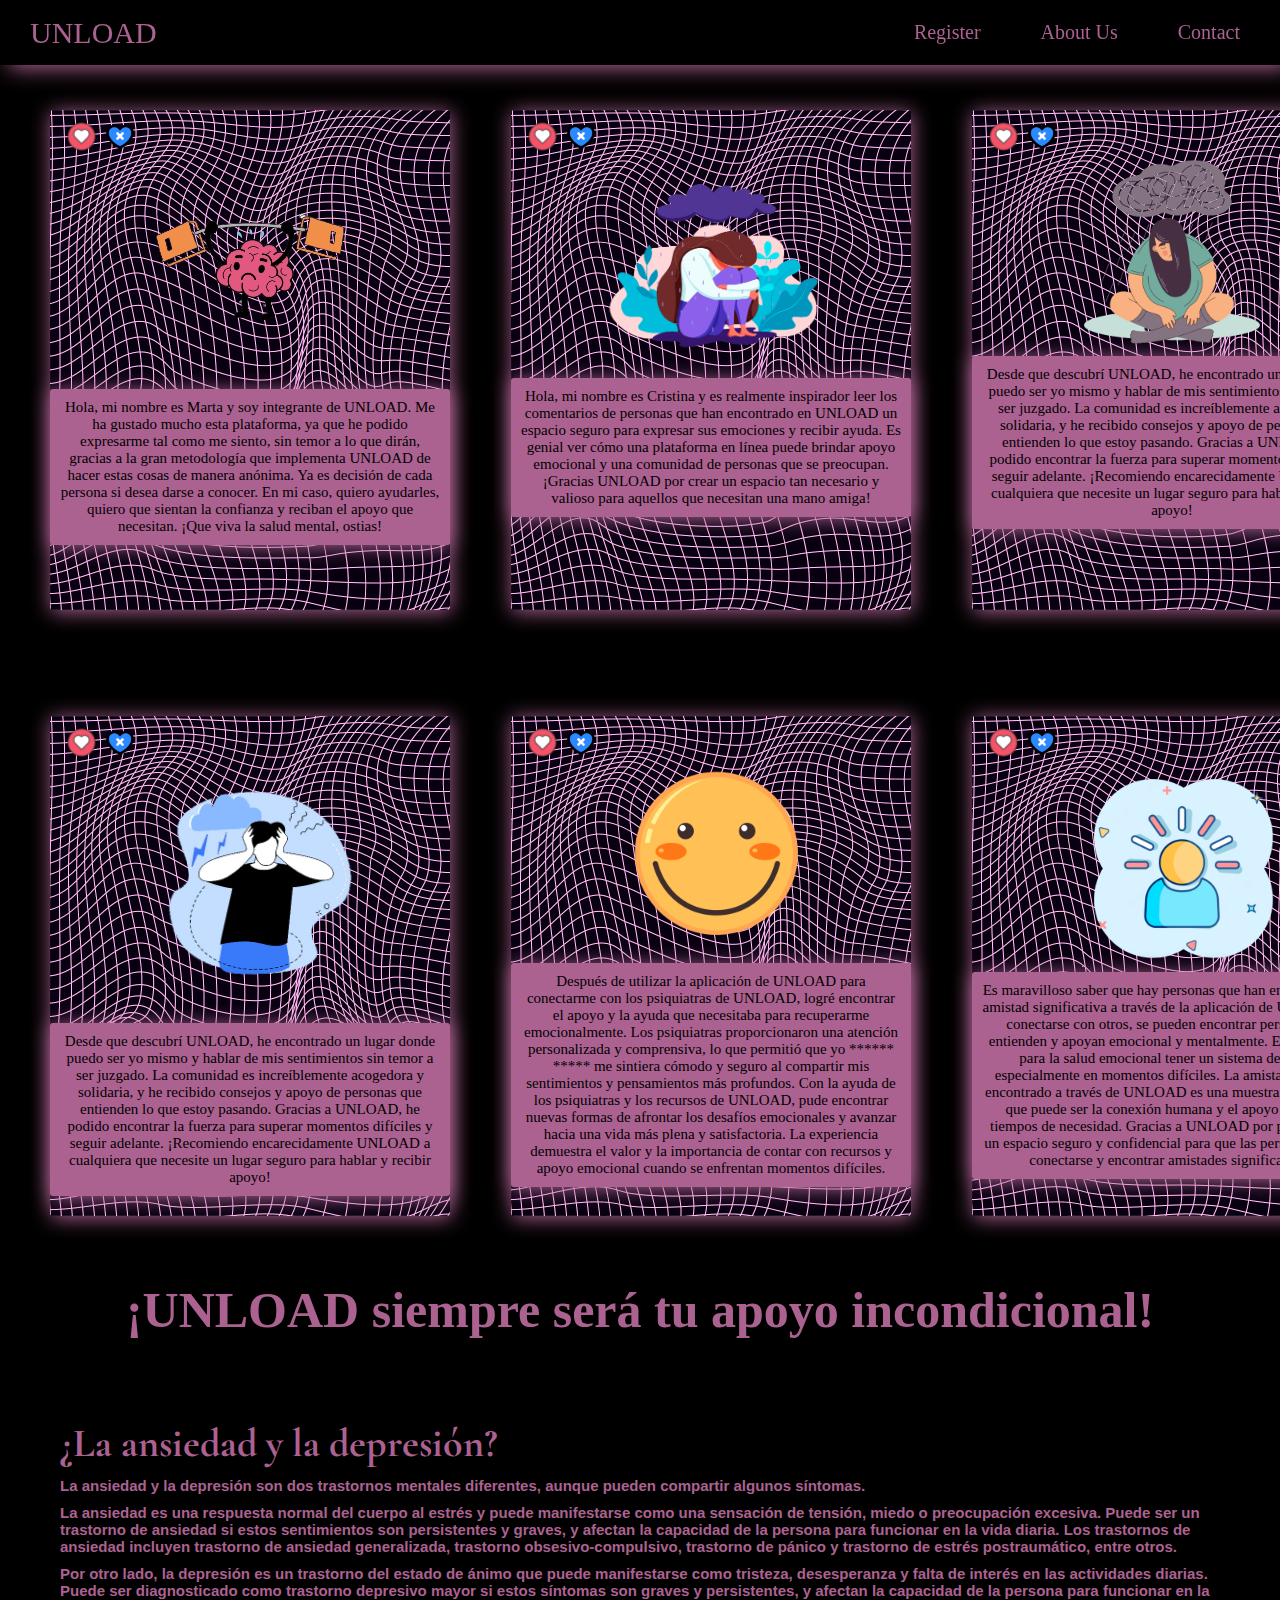
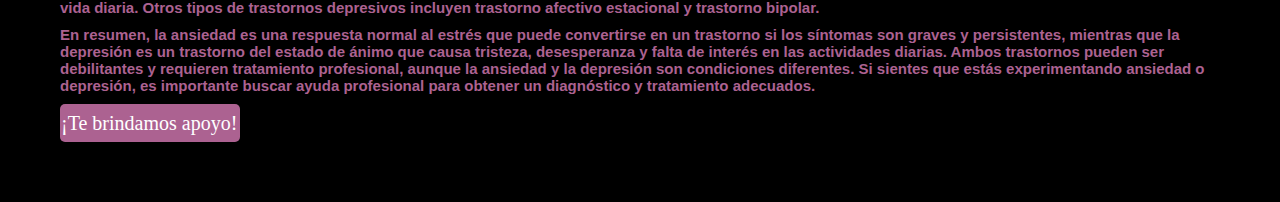
<file: index.html>
<!DOCTYPE html>
<html lang="en">
    <head>

        <meta charset="UTF-8">

        <meta http-equiv="X-UA-Compatible" content="IE=edge">
        <meta name="viewport" content="width=device-width, initial-scale=1.0"  maximum-scale=1, user-scalable="0">
        <link rel="icon" type="image/png" href="../Assets/img/emotion.png">
        <link rel="stylesheet" href="../Assets/css/stylemain.css">

        <link rel="preconnect" href="https://fonts.googleapis.com">
        <link rel="preconnect" href="https://fonts.gstatic.com" crossorigin>
        <link href="https://fonts.googleapis.com/css2?family=Cormorant+Garamond:wght@300&family=Tenali+Ramakrishna&display=swap" rel="stylesheet">

        <title>Main</title>
    </head>
    <body>

        <div class="head">

            <div class="logo">
                <a href="/views/unload.html">Unload</a>
            </div>

            <nav class="navbar">

                <a href="/views/registrar.html">Register</a>
                <a href="/views/nosotros.html">About Us</a>
                <a href="/views/contacto.html">Contact</a>
            </nav>
        </div>
        <div class="contenedor-padre"> <!-- contenedor de las caudrículas -->
            <div class="contenedor-hijo"> <!-- CUADRICULA 1 -->
                <img src="Assets/img/like.png" class="like">
                <img src="Assets/img/dislike.png" class="dislike">
                <img src="Assets/img/mind.png" class="img-main1">
                <p>Hola, mi nombre es Marta y soy integrante de UNLOAD. Me ha
                    gustado mucho esta plataforma,
                    ya que he podido expresarme tal como me siento, sin temor a
                    lo que dirán,
                    gracias a la gran metodología que implementa UNLOAD de hacer
                    estas cosas de manera anónima.
                    Ya es decisión de cada persona si desea darse a conocer. En
                    mi caso,
                    quiero ayudarles, quiero que sientan la confianza y reciban
                    el apoyo que necesitan.
                    ¡Que viva la salud mental, ostias!
                </p>
            </div>

            <div class="contenedor-hijo"> <!-- CUADRICULA 2 -->
                <img src="Assets/img/like.png" class="like">
                <img src="Assets/img/dislike.png" class="dislike">
                <img src="Assets/img/mujer.png" class="img-main2">
                <p>Hola, mi nombre es Cristina y es realmente inspirador leer
                    los comentarios de personas que han
                    encontrado en UNLOAD un espacio seguro para expresar sus
                    emociones y recibir ayuda.
                    Es genial ver cómo una plataforma en línea puede brindar
                    apoyo emocional y
                    una comunidad de personas que se preocupan. ¡Gracias UNLOAD
                    por crear un espacio
                    tan necesario y valioso para aquellos que necesitan una mano
                    amiga!
                </p>
            </div>

            <div class="contenedor-hijo"> <!-- CUADRICULA 3 -->
                <img src="Assets/img/like.png" class="like">
                <img src="Assets/img/dislike.png" class="dislike">
                <img src="Assets/img/woman.png" class="img-main3">
                <p>Desde que descubrí UNLOAD, he encontrado un lugar donde puedo
                    ser yo mismo y hablar de mis sentimientos sin temor
                    a ser juzgado. La comunidad es increíblemente acogedora y
                    solidaria, y he recibido consejos
                    y apoyo de personas que entienden lo que estoy pasando.
                    Gracias a UNLOAD, he podido encontrar
                    la fuerza para superar momentos difíciles y seguir adelante.
                    ¡Recomiendo encarecidamente UNLOAD a cualquiera que necesite
                    un lugar seguro para hablar y recibir apoyo!
                </p>
            </div>

            <div class="contenedor-hijo"> <!-- CUADRICULA 4 -->
                <img src="Assets/img/like.png" class="like">
                <img src="Assets/img/dislike.png" class="dislike">
                <img src="Assets/img/men2.png" class="img-main4">
                <p>Desde que descubrí UNLOAD, he encontrado un lugar donde puedo
                    ser yo mismo y hablar de mis sentimientos sin temor
                    a ser juzgado. La comunidad es increíblemente acogedora y
                    solidaria, y he recibido consejos
                    y apoyo de personas que entienden lo que estoy pasando.
                    Gracias a UNLOAD, he podido encontrar
                    la fuerza para superar momentos difíciles y seguir adelante.
                    ¡Recomiendo encarecidamente UNLOAD a cualquiera que necesite
                    un lugar seguro para hablar y recibir apoyo!
                </p>
            </div>

            <div class="contenedor-hijo"> <!-- CUADRICULA 5 -->
                <img src="Assets/img/like.png" class="like">
                <img src="Assets/img/dislike.png" class="dislike">
                <img src="Assets/img/smile.png" class="img-main5">
                <p>Después de utilizar la aplicación de UNLOAD para conectarme
                    con los psiquiatras de UNLOAD,
                    logré encontrar el apoyo y la ayuda que necesitaba para
                    recuperarme emocionalmente.
                    Los psiquiatras proporcionaron una atención personalizada y
                    comprensiva,
                    lo que permitió que yo ****** ***** me sintiera cómodo y
                    seguro al compartir mis sentimientos y
                    pensamientos más profundos. Con la ayuda de los psiquiatras
                    y los recursos de UNLOAD,
                    pude encontrar nuevas formas de afrontar los desafíos
                    emocionales y
                    avanzar hacia una vida más plena y satisfactoria. La
                    experiencia
                    demuestra el valor y la importancia de contar con recursos y
                    apoyo emocional cuando se enfrentan momentos difíciles.
                </p>
            </div>

            <div class="contenedor-hijo"> <!-- CUADRICULA 6 -->
                <img src="Assets/img/like.png" class="like">
                <img src="Assets/img/dislike.png" class="dislike">
                <img src="Assets/img/blue.png" class="img-main6">
                <p>Es maravilloso saber que hay personas que han encontrado una
                    amistad significativa a través de la aplicación
                    de UNLOAD. Al conectarse con otros, se pueden encontrar
                    personas que entienden y apoyan emocional y mentalmente.
                    Es importante para la salud emocional tener un sistema de
                    apoyo, especialmente en momentos difíciles.
                    La amistad que se ha encontrado a través de UNLOAD es una
                    muestra de lo valiosa que puede ser la conexión
                    humana y el apoyo mutuo en tiempos de necesidad. Gracias a
                    UNLOAD por proporcionar un espacio seguro y
                    confidencial para que las personas puedan conectarse y
                    encontrar amistades significativas.
                </p>
            </div>

        </div>

        <div class="cont2"> <!-- contenedor de la información -->

            <h1>¡UNLOAD siempre será tu apoyo incondicional!</h1>
            <h2>¿La ansiedad y la depresión?</h2>
            <h3>La ansiedad y la depresión son dos trastornos mentales
                diferentes, aunque pueden compartir algunos síntomas.</h3>
            <h3>La ansiedad es una respuesta normal del cuerpo al estrés y puede
                manifestarse como una sensación de tensión,
                miedo o preocupación excesiva. Puede ser un trastorno de
                ansiedad si estos sentimientos son persistentes y graves,
                y afectan la capacidad de la persona para funcionar en la vida
                diaria.
                Los trastornos de ansiedad incluyen trastorno de ansiedad
                generalizada, trastorno obsesivo-compulsivo,
                trastorno de pánico y trastorno de estrés postraumático, entre
                otros.</h3>
            <h3>Por otro lado, la depresión es un trastorno del estado de ánimo
                que puede manifestarse como tristeza,
                desesperanza y falta de interés en las actividades diarias.
                Puede ser diagnosticado como trastorno depresivo
                mayor si estos síntomas son graves y persistentes, y afectan la
                capacidad de la persona para funcionar
                en la vida diaria. Otros tipos de trastornos depresivos incluyen
                trastorno afectivo estacional y trastorno bipolar.
            </h3>
            <h3>En resumen, la ansiedad es una respuesta normal al estrés que
                puede convertirse en un trastorno si los síntomas
                son graves y persistentes, mientras que la depresión es un
                trastorno del estado de ánimo que causa tristeza,
                desesperanza y falta de interés en las actividades diarias.
                Ambos trastornos pueden ser debilitantes
                y requieren tratamiento profesional, aunque la ansiedad y la
                depresión son condiciones diferentes.
                Si sientes que estás experimentando ansiedad o depresión, es
                importante buscar ayuda profesional
                para obtener un diagnóstico y tratamiento adecuados.</h3>
            <a href="/views/ayuda.html" class="ayudas">¡Te brindamos apoyo!</a>

        </div>

    </body>
</html>
</file>
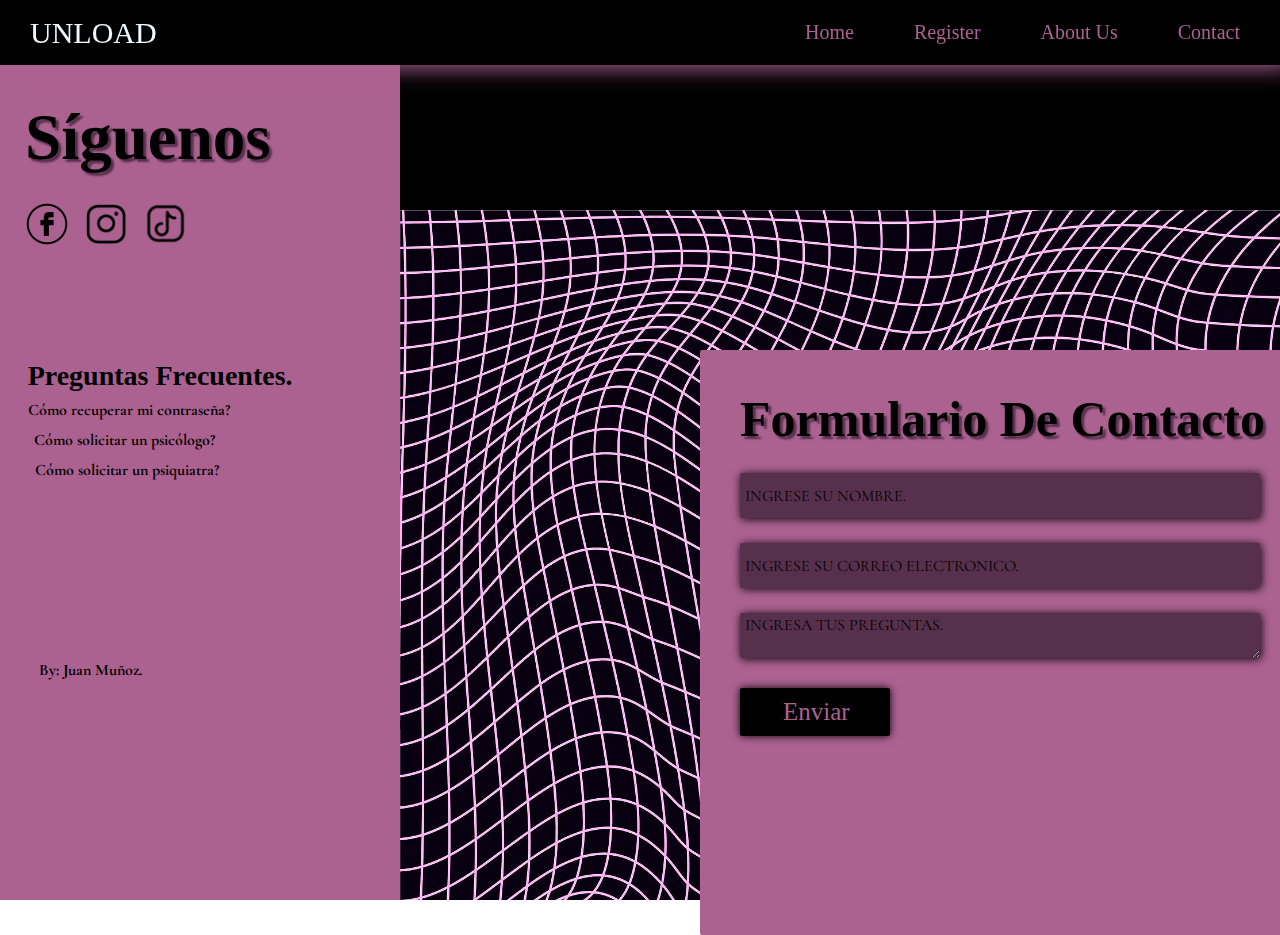
<file: views/contacto.html>
<!DOCTYPE html>
<html lang="en">
    <head>

        <meta charset="UTF-8">
        <meta http-equiv="X-UA-Compatible" content="IE=edge">
        <meta name="viewport" content="width=device-width, initial-scale=1.0">
        <link rel="stylesheet" href="../Assets/css/style-contact.css">
        <link rel="icon" type="image/png" href="../Assets/img/emotion.png">

        <link rel="preconnect" href="https://fonts.googleapis.com">
        <link rel="preconnect" href="https://fonts.gstatic.com" crossorigin>
        <link
            href="https://fonts.googleapis.com/css2?family=Cormorant+Garamond:wght@300&family=Tenali+Ramakrishna&display=swap"
            rel="stylesheet">

        <title>Cotacto</title>

    </head>
    <body>

        <div class="head">

            <div class="logo">
                <a href="unload.html">Unload</a>
            </div>

            <nav class="navbar">

                <a href="../index.html">Home</a>
                <a href="registrar.html">Register</a>
                <a href="nosotros.html">About Us</a>
                <a href="contacto.html">Contact</a>
            </nav>

        </div>

        <div class="contContact">

            <div class="logosContact">

                <h1> Síguenos </h1>
                <img src="/Assets/img/facebook.png" class="cont-img-facebook">
                <img src="/Assets/img/instagram.png" class="cont-img-instagram">
                <img src="/Assets/img/tiktok.png" class="cont-img-tiktok">

                <h2>Preguntas Frecuentes.</h2>
                <h3 class="infoContact1">Cómo recuperar mi contraseña?</h3>
                <h3 class="infoContact2">Cómo solicitar un psicólogo?</h3>
                <h3 class="infoContact3">Cómo solicitar un psiquiatra?</h3>
                <h3 class="infoContact4">By: Juan Muñoz.</h3>


            </div>

        </div>

             <div class="formuContact">

                <form class="form">

                    <h1>Formulario De Contacto</h1>

                    <input type="text" id="nom" class="box"
                        placeholder="INGRESE SU NOMBRE.">

                    <input type="email" id="email" class="box"
                        placeholder="INGRESE SU CORREO ELECTRONICO.">

                    <textarea name="reseña" id="reseña" cols="30" rows="10"
                        class="box" placeholder="INGRESA TUS PREGUNTAS."></textarea>

                    <a href class="button">Enviar</a>

                </form>

            </div>  
    </body>
</html>
</file>
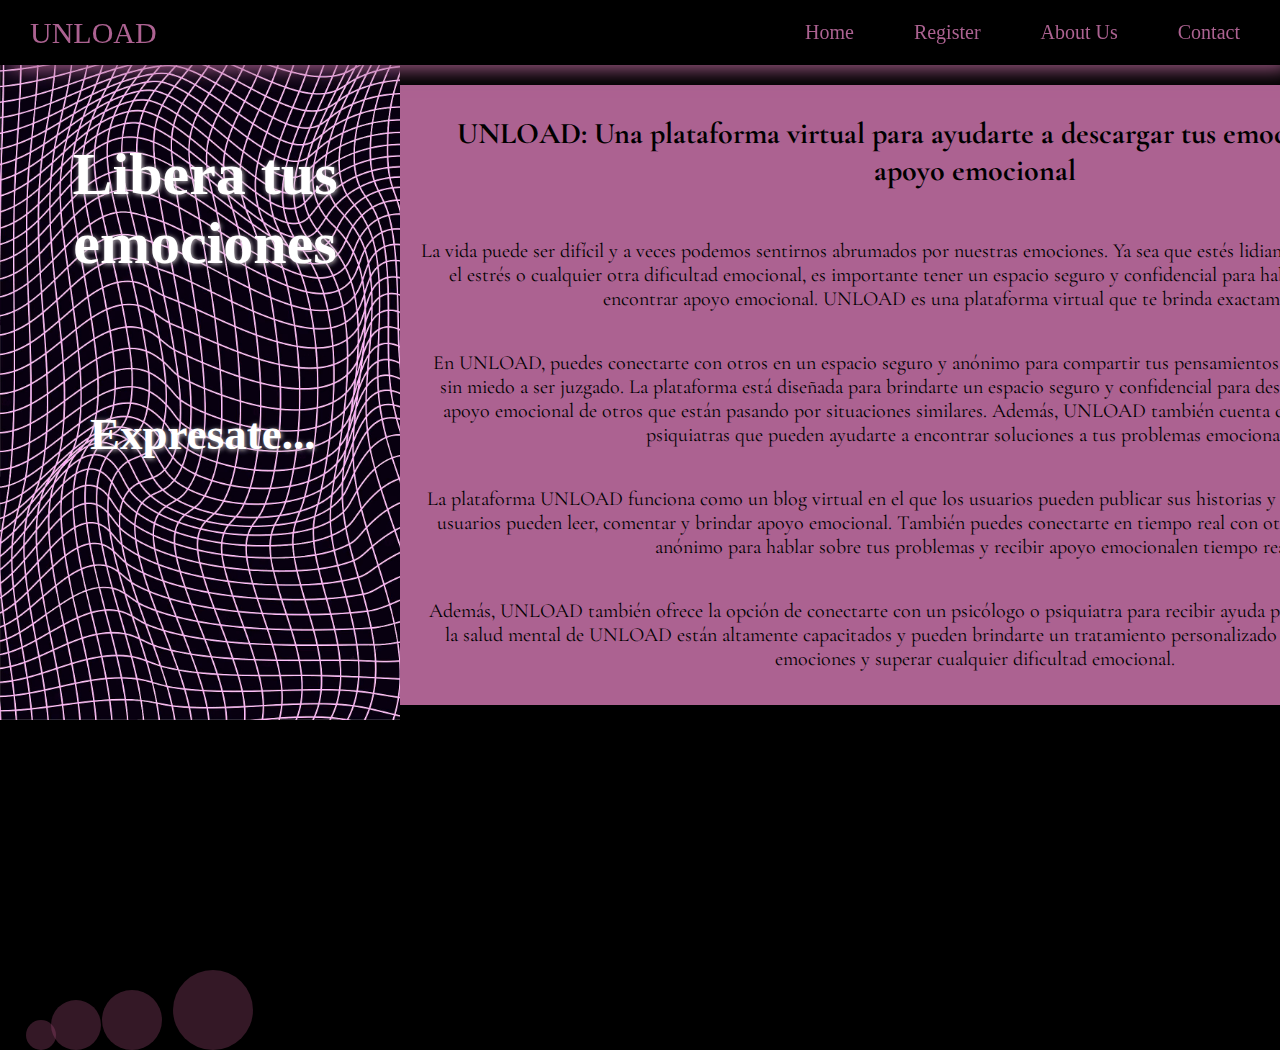
<file: views/nosotros.html>
<!DOCTYPE html>
<html lang="en">
    <head>
        <meta charset="UTF-8">
        <meta http-equiv="X-UA-Compatible" content="IE=edge">

        <meta name="viewport" content="width=device-width, initial-scale=1.0  maximum-scale=1, user-scalable="0""
            maximum-scale=1, user-scalable="0">
        <title>Nosotros</title>
        <link rel="stylesheet" href="../Assets/css/style-nav-inf.css">
        <link rel="icon" type="image/png" href="../Assets/img/emotion.png">

        <link rel="preconnect" href="https://fonts.googleapis.com">
        <link rel="preconnect" href="https://fonts.gstatic.com" crossorigin>
        <link
            href="https://fonts.googleapis.com/css2?family=Cormorant+Garamond:wght@300&family=Tenali+Ramakrishna&display=swap"
            rel="stylesheet">
    </head>
    
    <body>

            <div class="head">
                <div class="logo">
                    <a href="unload.html">Unload</a>
                </div>

                <nav class="navbar">

                    <a href="../index.html">Home</a>
                    <a href="registrar.html">Register</a>
                    <a href="nosotros.html">About Us</a>
                    <a href="contacto.html">Contact</a>
                </nav>

            </div>

            <div class="cont">
                <div class="contInterno">

                    <div class="burbujas">
                        <div class="textos">
                            <h1>Libera tus emociones</h1>
                        </div>
                        <div class="textos2">
                            <h3> Expresate...
                            </h3>
                        </div>
                        <div class="burbuja"> </div>
                        <div class="burbuja"> </div>
                        <div class="burbuja"> </div>
                        <div class="burbuja"> </div>
                        <div class="burbuja"> </div>
                    </div>
                </div>
            </div>

          <div class="contH">

                <h1>
                    UNLOAD: Una plataforma virtual para ayudarte a descargar tus
                    emociones y encontrar apoyo emocional
                </h1>
                <p>La vida puede ser difícil y a veces podemos sentirnos
                    abrumados por nuestras emociones.
                    Ya sea que estés lidiando con la ansiedad, la depresión, el
                    estrés o cualquier otra dificultad
                    emocional, es importante tener un espacio seguro y
                    confidencial para hablar sobre tus
                    sentimientos y encontrar apoyo emocional. UNLOAD es una
                    plataforma virtual
                    que te brinda exactamente eso.</p>
                <p>En UNLOAD, puedes conectarte con otros en un espacio seguro y
                    anónimo para compartir tus pensamientos
                    y sentimientos más profundos sin miedo a ser juzgado. La
                    plataforma está diseñada para brindarte
                    un espacio seguro y confidencial para descargar tus
                    emociones y recibir apoyo emocional de otros
                    que están pasando por situaciones similares. Además, UNLOAD
                    también cuenta con el soporte
                    de psicólogos y psiquiatras que pueden ayudarte a encontrar
                    soluciones a tus problemas emocionales.</p>
                <p>La plataforma UNLOAD funciona como un blog virtual en el que
                    los usuarios pueden publicar
                    sus historias y experiencias personales, y otros usuarios
                    pueden leer, comentar y brindar
                    apoyo emocional. También puedes conectarte en tiempo real
                    con otros usuarios en un chat
                    grupal anónimo para hablar sobre tus problemas y recibir
                    apoyo emocionalen tiempo real.</p>
                <p>Además, UNLOAD también ofrece la opción de conectarte con un
                    psicólogo o psiquiatra
                    para recibir ayuda profesional. Los profesionales de la
                    salud mental de UNLOAD están
                    altamente capacitados y pueden brindarte un tratamiento
                    personalizado para ayudarte a gestionar
                    tus emociones y superar cualquier dificultad emocional.</p>

            </div>  


    </body>
</html>
</file>
<file: Assets/css/stylemain.css>
* {
    margin: 0%;
    padding: 0;
    border: 0;
    font-size: 100%;
    box-sizing: border-box;
    vertical-align: baseline;
}


body {
    font-family: inherit;
    text-align: center;
    color: rgb(255, 249, 249);
    /*  overflow: hidden;*/
    background-size: cover;
}


header {
    display: flex;
    justify-content: center;
    align-items: center;
}

.head {

    display: flex;
    justify-content: space-between;
    align-items: center;
    height: 65px;
    background: #000000;
    position: fixed;
    width: 100%;
    z-index: 100;
    box-shadow: 9px 3px 20px #ac6291;

}

.navbar {
    display: flex;
    margin-right: 10px;
}

.logo {
    margin-left: 30px;

}

.logo a {

    text-decoration: none;
    color: #ac6291;
    text-transform: uppercase;
    font-size: 30px;
}

.navbar a {
    color: #ac6291 !important;
    font-weight: 500;
    padding: 0.5em 1.2em;
    position: relative;
    display: block;
    padding: 15px 30px;
    text-decoration: none;
    font-size: 20px;

}

.navbar a:hover {

    color: rgba(255, 255, 255, 2) !important;
    transition: all 1s ease;
    border-radius: 15px;
}

.header {
    display: flex;
    justify-content: center;
    align-items: center;
}

.contenedor-padre {

    display: grid;
    grid-template-columns: repeat(3, 1fr);
    padding-top: 10px;
    gap: 1px;
    width: 100%;
    height: 100%;
    background: #000000;  
}

.contenedor-hijo {
    display: flex;
    width: 400px;
    height: 500px;
    flex-direction: column;
    margin-top: 100px;
    margin-left: 50px;
    margin-right: 10px;
    margin-bottom: 5px;
    background-image: url(/Assets/img/distorcionado.jpg);
    background-size: cover;
    box-shadow: 1px 2px 20px #ac6291;
    border-radius: 3px;
}

.contenedor-hijo .like {
    display: flex;
    margin-left: 5px;
    width: 53px;
}

.contenedor-hijo .dislike {
    display: flex;
    padding-left: 5px;
    margin-top: -42px;
    margin-left: 50px;
    width: 35px;
}

.contenedor-hijo p {
    padding: 10px;
    margin-top: 5px;
    font-size: 15px;
    color: #000000;
    margin-bottom: 200px;
    background-color: #ac6291;
    border-radius: 3px;
    box-shadow: 1px 2px 20px #ac6291;

}


.img-main1 {

    display: flex;
    flex-direction: column;
    align-self: center;
    margin-top: 20px;
    margin-left: 150px;
    width: 280px;
    margin: 0%;
    padding: 0;
}

.img-main2 {

    display: flex;
    flex-direction: column;
    align-self: center;
    margin-top: 20px;
    margin-left: 150px;
    width: 250px;
    margin: 0%;
    padding: 0;
}

.img-main3 {

    display: flex;
    flex-direction: column;
    align-self: center;
    margin-top: 20px;
    margin-left: 190px;
    width: 200px;
    margin: 0%;
    padding: 0;
}

.img-main4 {

    display: flex;
    flex-direction: column;
    align-self: center;
    margin-top: 1px;
    margin-left: 70px;
    margin-right: 50px;
    width: 250px;
}

.img-main5 {

    display: flex;
    flex-direction: column;
    align-self: center;
    margin-top: 1px;
    margin-left: 70px;
    margin-right: 50px;
    width: 200px;
}

.img-main6 {

    display: flex;
    flex-direction: column;
    align-self: center;
    margin-top: 10px;
    margin-left: 70px;
    margin-right: 50px;
    width: 200px;
}

.cont2 {
   
    padding: 60px;
    background: rgb(0, 0, 0);
    width: 100%;
    height: 100%px;
}

.cont2 h1 {
    font-size: 50px;
    color: #ac6291;

}

.cont2 h2 {
    font-family: 'Cormorant Garamond', serif;
    margin-top: 80px;
    font-size: 40px;
    color: #ac6291;
    text-align: left;
}

.cont2 h3 {
    font-family: 'Lucida Sans', 'Lucida Sans Regular', 'Lucida Grande', 'Lucida Sans Unicode', Geneva, Verdana, sans-serif;
    ;
    margin-top: 10px;
    font-size: 15px;
    color: #ac6291;
    text-align: left;
}

.ayudas {
    display: flex;
    width: 180px;
    height: 38px;
    padding-top: 8px;
    padding-left: 1px;
    color: #ffffff;
    margin-top: 10px;
    margin-left: 0px;
    font-size: 20px;
    background: #ac6291;
    border-radius: 5px;
    text-decoration: none;
}

.ayudas:hover {

    background:#efefef ;
    cursor: pointer;
    color: #ac6291;
}


@media  screen and (max-width: 767px) {
    body {
        font-family: inherit;
        text-align: center;
        color: rgb(255, 249, 249);
        /*  overflow: hidden;*/
        background-size: cover;
    }
    .head {
        display: flex;
        justify-content: space-between;
        align-items: center;
        height: 65px;
        background: #000000;
        position: fixed;
        width: 100%;
        z-index: 100;
        box-shadow: 9px 3px 20px #ac6291;
    }
.navbar {
    display: flex;
    margin-right: 10px;
}
.logo {
    margin-left: 10px;

}
.logo a {

    text-decoration: none;
    color: #ac6291;
    text-transform: uppercase;
    font-size: 15px;
}
.navbar a {
    color: #ac6291 !important;
    font-weight: 500;
    padding: 0.5em 1.2em;
    position: relative;
    display: block;
    padding: 5px 10px;
    text-decoration: none;
    font-size: 13px;
}
.navbar a:hover {
    color: rgba(255, 255, 255, 2) !important;
    transition: all 1s ease;
    border-radius: 15px;
}
.header {
    display: flex;
    justify-content: center;
    align-items: center;
}

.contenedor-padre {

    display: grid;
    grid-template-columns: repeat(1, 1fr);
    padding-top: 10px;
    gap: -10px;
    width: 100%;
    height: 100%;
    background: #000000;
}
.contenedor-hijo {

    display: flex;
    width: 315px;
    height: 500px;
    flex-direction: column;
    margin-top: 90px;
    margin-left: 50px;
    margin-right: 15px;
    margin-bottom:30px;
    background-image: url(/Assets/img/distorcionado.jpg);
    background-size: cover;
    box-shadow: 1px 2px 20px #ac6291;
    border-radius: 3px;
}
.cont2 h1 {
    margin-top: 10px;
    font-size: 30px;
    color: #ac6291;
    width: 350px;
    margin-left: -25px;
}
}
</file>
<file: Assets/css/style-contact.css>
* {
    margin: 0%;
    padding: 0;
    border: 0;
    font-size: 100%;
    box-sizing: border-box;

}

body {
    font-family: inherit;
    text-align: center;
    color: rgb(0, 0, 0);
    overflow: hidden;
}

header {
    display: flex;
    justify-content: center;
    align-items: center;
}

.head {

    display: flex;
    justify-content: space-between;
    align-items: center;
    height: 65px;
    background: #000000;
    position: fixed;
    width: 100%;
    z-index: 100;
    box-shadow: 9px 3px 20px #ac6291;

}

.navbar {
    display: flex;
    margin-right: 10px;
}

.logo {
    margin-left: 30px;

}

.logo a {

    text-decoration: none;
    color: #f0f8ff;
    text-transform: uppercase;
    font-size: 30px;
}

.navbar a {
    color: #ac6291 !important;
    font-weight: 500;
    padding: 0.5em 1.2em;
    position: relative;
    display: block;
    padding: 15px 30px;
    text-decoration: none;
    font-size: 20px;

}

.navbar a:hover {

    color: rgba(255, 255, 255, 2) !important;
    transition: all 1s ease;
    border-radius: 15px;
}

.header {
    display: flex;
    justify-content: center;
    align-items: center;
}

.contContact {
    display: flex;
    background: #000000;
    background-size: cover;
    width: 100%;
    height: 100%;
}

.logosContact {
    display: flex;
    background: #ac6291;
    width: 400px;
    height: 100vh;
}


.logosContact h1 {
    margin-top: 100px;
    margin-left: 25px;
    display: flex;
    font-size: 65px;
    color: #000000;
    text-shadow: 3px 3px 2px #56304c; 
}
.cont-img-facebook {
    display: flex;
    width: 48px;
    height: 48px;
    margin-top: 200px;
    margin-left: -248px;
}
.cont-img-instagram {
    display: flex;
    width: 40px;
    height: 40px;
    margin-top: 204px;
    margin-left: 15px;
}
.cont-img-tiktok {
    display: flex;
    width: 45px;
    height: 45px;
    margin-top: 201px;
    margin-left: 17px;
    border-radius: 1 0px;
}

 .logosContact h2 {
    margin-top: 360px;
    margin-left: -160px;
    display: flex;
    font-size: 28px;
    color: #000000;
}



 .infoContact1 {
    margin: 0;
    font-family: 'Cormorant Garamond', serif;;
    display: flex;  
    margin-top: 400px;
    margin-left: -265px;
    font-size: 16px;
}

 .infoContact2 {
    margin: 0;
    font-family: 'Cormorant Garamond', serif;;
    display: flex;  
    margin-top: 430px;
    margin-left: -196px;
    font-size: 16px;
}

 .infoContact3 {
    margin: 0;
    font-family: 'Cormorant Garamond', serif;;
    display: flex;  
    margin-top: 460px;
    margin-left: -180px;
    font-size: 16px;
}


.infoContact4 {
    margin: 0;
    font-family: 'Cormorant Garamond', serif;
    display: flex;  
    margin-top: 660px;
    margin-left: -180px;
    font-size: 16px; 
}

.formuContact {
    display: flex;
    background-image: url(../img/distorcionado.jpg);
    background-size: cover;
    margin-top: -690px;
    margin-left: 400px;
    width: 1150px;
    height: 690px;
}
.form {
    margin-left: 300px;
    margin-top: 140px;
    margin-bottom: 80px;
    width: 650px;
    height: 65vh;
    display: flex;
    border-radius: 2px;
    flex-direction: column;
    background: #ac6291;
}

.form h1 {
    display: flex;
    margin-left: 40px;
    margin-top: 40px;
    font-size: 50px;
    color: #000000;
    text-shadow: 3px 3px 2px #56304c;
}

label {
    font-size: 20px;
    color: #000000;
    margin-bottom: 15px;

}

::placeholder {
    color: #000000;
    padding-left: 5px;
    padding-top: 2px;
    font-family: 'Cormorant Garamond', serif;
}

.box {
    display: flex;
    border: 0;
    width: 520px;
    height: 45px;
    margin-top: 25px;
    margin-left: 40px;
    margin-right: 200px;
    color: #ffffff;
    background-color: #56304c;
    border-radius: 2px;
    box-shadow: 1px 1px 10px #000000;
}
input:focus {
    outline: none;
}
.button {
    margin-top: 30px;
    margin-left: 40px;
    text-align: center;
    background-color: #000000;
    display: flex;
    align-items: center;
    border: 0;
    font-family: inherit;
    padding: 10px 8px 10px 43px;
    color: #ac6291;
    font-size: 25px;
    width: 150px;
    box-shadow: 0 0 8px #000000;
    text-decoration: none;
    border-radius: 2px;
}
.button:hover {
    background: #56304c;
    color: #000000;
    cursor: pointer;
}

@media screen and (max-width: 767px) {
    * {
        margin: 0%;
        padding: 0;
        border: 0;
        font-size: 100%;
        box-sizing: border-box;
    }
    
    body {
        font-family: inherit;
        text-align: center;
        color: rgb(0, 0, 0);
        background: #000000;
        overflow-y: auto;
    }
    .head {
        display: flex;
        justify-content: space-between;
        align-items: center;
        height: 65px;
        background: #000000;
        position: fixed;
        width: 100%;
        z-index: 100;
    }

    .navbar {
        display: flex;
        margin-right: 10px;
    }

    .logo {
        margin-left: 10px;

    }

    .logo a {

        text-decoration: none;
        color: #ac6291;
        text-transform: uppercase;
        font-size: 15px;
    }

    .navbar a {
        color: #ac6291 !important;
        font-weight: 500;
        padding: 0.5em 1.2em;
        position: relative;
        display: block;
        padding: 5px 10px;
        text-decoration: none;
        font-size: 13px;
    }

    .navbar a:hover {
        color: rgba(255, 255, 255, 2) !important;
        transition: all 1s ease;
        border-radius: 15px;
    }

    .header {
        display: flex;
        justify-content: center;
        align-items: center;
    }
    .contContact {
        display: flex;
        width:100%;
        height: 320px;
    }
    .logosContact {
        display: flex;
        background: #ac6291;
        width: 100%;
        height: 370px;
    }
    .logosContact h1 {
        margin-top: 80px;
        margin-left: 20px;
        display: flex;
        font-size: 40px;
        color: #000000;
        text-shadow: 3px 3px 2px #56304c; 
    }
    .cont-img-facebook {
        display: flex;
        width: 48px;
        height: 48px;
        margin-top: 135px;
        margin-left: -155px;
    }
    .cont-img-instagram {
        display: flex;
        width: 39px;
        height: 39px;
        margin-top: 139px;
        margin-left: 12px;
    }
    .cont-img-tiktok {
        display: flex;
        width: 45px;
        height: 45px;
        margin-top: 136px;
        margin-left: 12px;
        border-radius: 1 0px;
    }
    .logosContact h2 {
        margin-top: 220px;
        margin-left: -153px;
        display: flex;
        font-size: 28px;
        color: #000000;
    }
    .infoContact1 {
        margin: 0;
        font-family: 'Cormorant Garamond', serif;;
        display: flex;  
        margin-top: 260px;
        margin-left: -265px;
        font-size: 16px;
    }
    .infoContact2 {
        margin: 0;
        font-family: 'Cormorant Garamond', serif;;
        display: flex;  
        margin-top: 280px;
        margin-left: -226px;
        font-size: 16px;
    }
    .infoContact3 {
        margin: 0;
        font-family: 'Cormorant Garamond', serif;;
        display: flex;  
        margin-top: 300px;
        margin-left: -208px;
        font-size: 16px;
    }
    .infoContact4 {
        margin: 0;
        font-family: 'Cormorant Garamond', serif;
        display: flex;  
        margin-top: 335px;
        margin-left: -211px;
        font-size: 16px; 
    }
    .formuContact {
        margin: 0;
        display: flex;
        background-image: url(../img/distorcionado.jpg);
        background-size: cover;
        margin-top:70px;
        width:100%;
        height: 660px;
    }
    .form {
        margin-left: 10px;
        margin-top: 30px;
        width: 390px;
        height: 600px;
        display: flex;
        border-radius: 2px;
        flex-direction: column;
        background: #ac6291;
    }
    .form h1 {
        display: flex;
        margin-left: 0;
        margin-top: 40px;
        font-size: 50px;
        color: #000000;
        text-shadow: 3px 3px 2px #56304c;
 }
    .box {
        display: flex;
        border: 0;
        width: 350px;
        height: 45px;
        margin-top: 50px;
        margin-left: 25px;
        margin-right: 200px;
        color: #ffffff;
        background-color: #56304c;
        border-radius: 2px;
        box-shadow: 1px 1px 10px #000000;
    }
    input:focus {
        outline: none;
    }
    .button {
        margin-top: 50px;
        margin-left: 127px;
        text-align: center;
        background-color: #000000;
        display: flex;
        align-items: center;
        border: 0;
        font-family: inherit;
        padding: 10px 8px 10px 43px;
        color: #ac6291;
        font-size: 25px;
        width: 150px;
        box-shadow: 0 0 8px #000000;
        text-decoration: none;
        border-radius: 2px;
    }
    .button:hover {
        background: #56304c;
        color: #000000;
        cursor: pointer;
    }
 
}
</file>
<file: Assets/css/style-nav-inf.css>
* {
    margin: 0%;
    padding: 0;
    border: 0;
    font-size: 100%;
    box-sizing: border-box;
}

body {
    font-family: inherit;
    text-align: center;
    color: rgb(0, 0, 0);
    background: #000000;
    overflow: hidden;
}
header {
    display: flex;
    justify-content: center;
    align-items: center;
}

.head {

    display: flex;
    justify-content: space-between;
    align-items: center;
    height: 65px;
    background: #000000;
    position: fixed;
    width: 100%;
    z-index: 100;
    box-shadow: 9px 3px 20px #ac6291;

}

.navbar {
    display: flex;
    margin-right: 10px;
}

.logo {
    margin-left: 30px;

}

.logo a {

    text-decoration: none;
    color: #ac6291;
    text-transform: uppercase;
    font-size: 30px;
}

.navbar a {
    color: #ac6291 !important;
    font-weight: 500;
    padding: 0.5em 1.2em;
    position: relative;
    display: block;
    padding: 15px 30px;
    text-decoration: none;
    font-size: 20px;

}

.navbar a:hover {

    color: rgba(255, 255, 255, 2) !important;
    transition: all 1s ease;
    border-radius: 15px;
}

.header {
    display: flex;
    justify-content: center;
    align-items: center;
}

.cont {
    display: flex;
    width: 100%;
    height: 100%;

}

.contInterno {
    display: flex;
    width: 400px;
    height: 720px;
    background-image: url(/Assets/img/distorcionado.jpg);
    background-size: cover;
}

.burbuja {
    border-radius: 50%;
    background: #ad517f;
    opacity: .3;
    position: absolute;
    animation: burbujas 3s linear infinite;
}

.burbuja:nth-child(3) {
    width: 50px;
    height: 50px;
    left: 4%;
    animation-duration: 2s;
    animation-delay: 1s;
    bottom: -150px;
}

.burbuja:nth-child(4) {
    width: 60px;
    height: 60px;
    left: 8%;
    animation-duration: 3s;
    animation-delay: 1.5s;
    bottom: -150px;
}

.burbuja:nth-child(5) {
    width: 80px;
    height: 80px;
    left: 13.5%;
    animation-duration: 4s;
    animation-delay: 3.2s;
    bottom: -150px;
}

.burbuja:nth-child(6) {
    width: 30px;
    height: 30px;
    left: 2%;
    animation-duration: 2s;
    animation-delay: 2s;
    bottom: -150px;
}



@keyframes burbujas {

    0% {
        bottom: 0;
        opacity: 0;
    }

    30% {
        transform: translate(65px);
    }

    50% {
        opacity: .6;
    }

    100% {
        bottom: 100vh;
        opacity: 0;
    }
}
.textos {
    display: flex;
    flex-direction: column;
    color: #ffffff;
    margin-top: 140px;
    margin-left: 50px;
    margin-right: 40px;
    margin-bottom: 100px;
}

.textos h1 {
    font-size: 60px;
    text-shadow: 1px 1px 5px #cfc8cd;
}

.textos2 {

    display: flex;
    flex-direction: column;
    padding-top: 0;
    padding-bottom: 550px;
}

.textos2 h3 {
    display: flex;
    font-size: 45px;
    color: #ffffff;
    margin-top: 30px;
    margin-left: 90px;
    margin-right: 40px;
    text-shadow: 1px 1px 5px #cfc8cd;
}


.contH {
    display: flex;
    margin-top: -635px;
    margin-left: 400px;
    flex-direction: column;
    background: #ac6291;
    width:1150px;
    height: 620px;
}

.contH h1 {
    font-family: 'Cormorant Garamond', serif;
    padding: 30px;
    font-size: 30px;
    color: black;
}

.contH p {
    font-family: 'Cormorant Garamond', serif;
    font-size: 20px;
    padding: 20px;
    color: black;
}




@media screen and (max-width: 767px) {
    * {
        margin: 0%;
        padding: 0;
        border: 0;
        font-size: 100%;
        box-sizing: border-box;
    }
    
    body {
        font-family: inherit;
        text-align: center;
        color: rgb(0, 0, 0);
        background: #000000;
        overflow-y: auto;
    }

    .head {
        display: flex;
        justify-content: space-between;
        align-items: center;
        height: 65px;
        background: #000000;
        position: fixed;
        width: 100%;
        z-index: 100;
    }

    .navbar {
        display: flex;
        margin-right: 10px;
    }

    .logo {
        margin-left: 10px;

    }

    .logo a {

        text-decoration: none;
        color: #ac6291;
        text-transform: uppercase;
        font-size: 15px;
    }

    .navbar a {
        color: #ac6291 !important;
        font-weight: 500;
        padding: 0.5em 1.2em;
        position: relative;
        display: block;
        padding: 5px 10px;
        text-decoration: none;
        font-size: 13px;
    }

    .navbar a:hover {
        color: rgba(255, 255, 255, 2) !important;
        transition: all 1s ease;
        border-radius: 15px;
    }

    .header {
        display: flex;
        justify-content: center;
        align-items: center;
    }
    .cont {
        display: flex;
        width:100%;
        height: 320px;

    }
    .contInterno {
        display: flex;
        flex-direction: row;
        width: 100%;
        height: 300px;
        background-image: url(/Assets/img/distorcionado.jpg);
        background-size: cover;
    }
    .textos {
        display: flex;
        flex-direction: column;
        color: #ffffff;
        margin-top: 120px;
        margin-left: 62px;
        margin-bottom: 100px;
        width: 300px;
    }
    .textos h1 {
        font-size: 30px;
        text-shadow: 1px 1px 5px #cfc8cd;
    }
    .textos2 h3 {
        display: flex;
        font-size: 35px;
        color: #ffffff;
        margin-top: -80px;
        margin-left: 130px;
        margin-right: 40px;
    }
    .burbuja {
        border-radius: 50%;
        background: #ad517f;
        opacity: .3;
        position: absolute;
        animation: burbujas 3s linear infinite;
    }
    .burbuja:nth-child(3) {
        width: 15px;
        height: 15px;
        left: 10%;
        animation-duration: 5s;
        animation-delay: 1s;
        bottom: -150px;
    }
    
    .burbuja:nth-child(4) {
        width: 28px;
        height: 28px;
        left: 82%;
        animation-duration: 3s;
        animation-delay: 1.5s;
        bottom: -150px;
    }
    
    .burbuja:nth-child(5) {
        width: 30px;
        height: 30px;
        left: 25.5%;
        animation-duration: 4s;
        animation-delay: 3.2s;
        bottom: -150px;
    }
    
    .burbuja:nth-child(6) {
        width: 12px;
        height: 12px;
        left: 5%;
        animation-duration: 5s;
        animation-delay: 2s;
        bottom: -150px;
    }
      
    .burbuja:nth-child(7) {
        width: 45px;
        height: 45px;
        left: 65%;
        animation-duration: 5s;
        animation-delay: 2s;
        bottom: -150px;
    }
    @keyframes burbujas {
    
        0% {
            bottom: 300px;
            opacity: 0;
        }
    
        50% {
            opacity: .5;
        }
        60% {
            opacity: .7;
        }
    
        100% {
            bottom: 100vh;
            opacity: 0;
        }
    }
    .contH {
        margin: 0;
        display: flex;
        align-content: center;
        flex-direction: column;
        margin-top: 10px;
        background: #ac6291;
        width: 100%;
        height: 1150px;
       
    }
    .contH h1 {
        font-family: 'Cormorant Garamond', serif;
        padding: 10px;
        font-size: 30px;
        color: black;
    }
  
    .contH p {
        font-family: 'Cormorant Garamond', serif;
        font-size: 20px;
        padding: 10px;
        color: black;
    }


}
</file>
